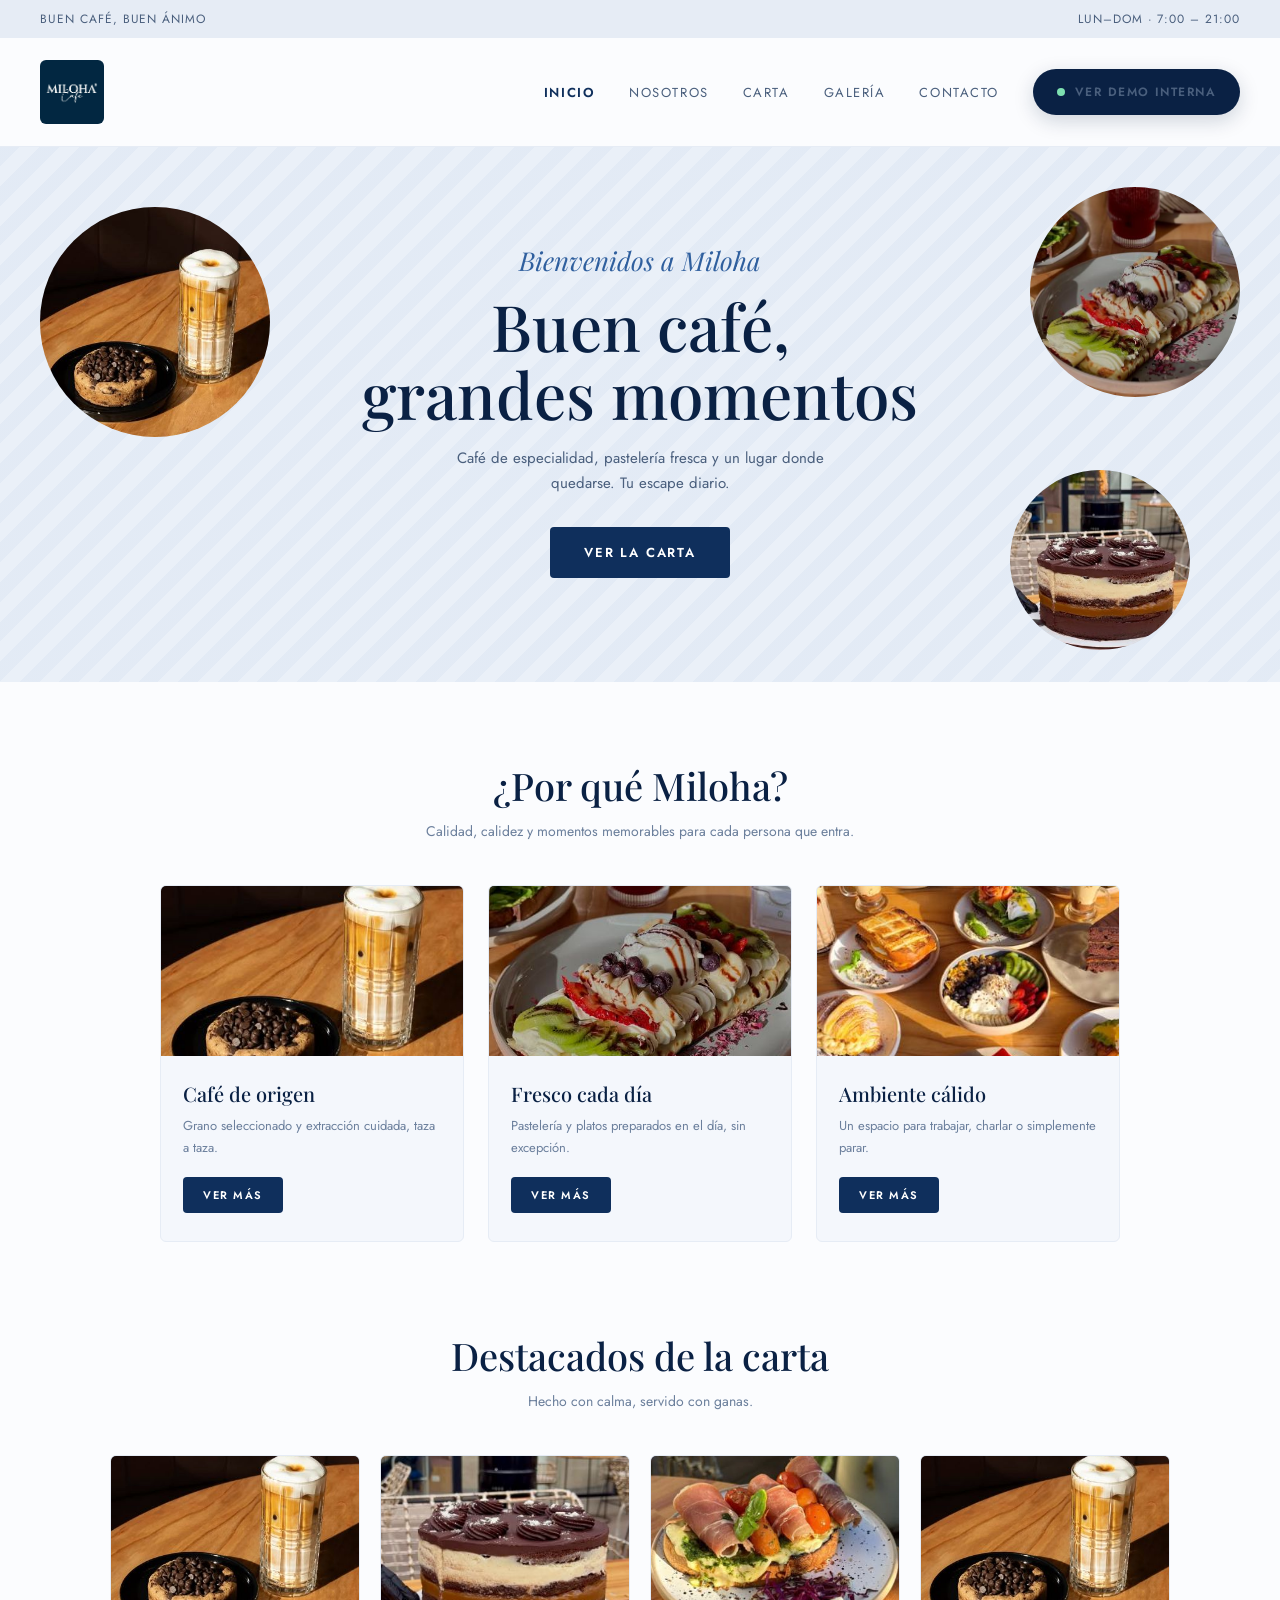
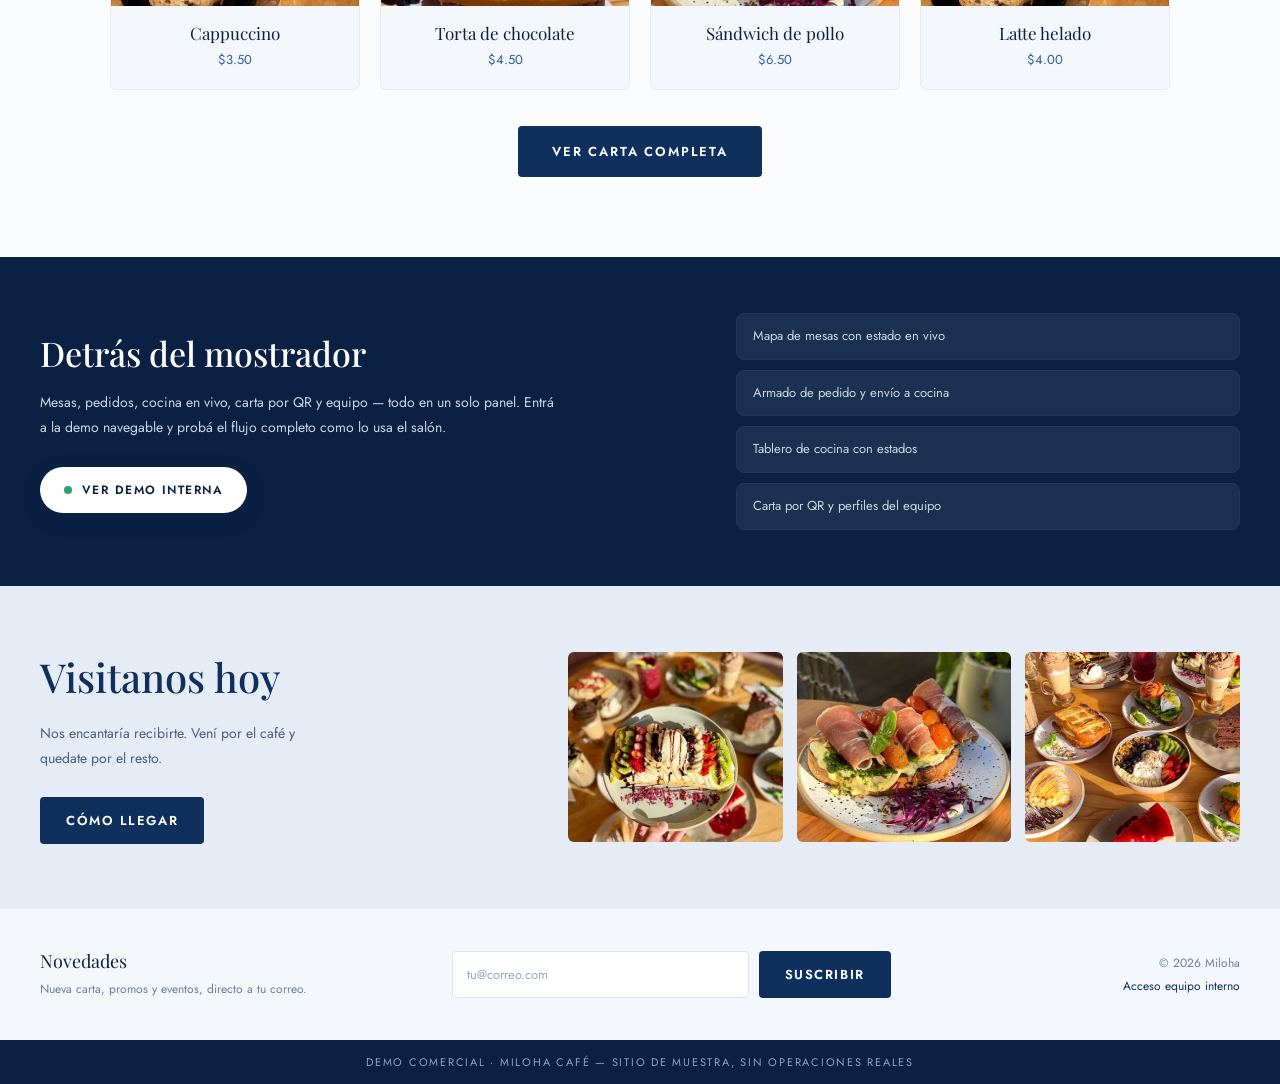
<file: index.html>
<!DOCTYPE html>
<html lang="es">
<head>
<meta charset="utf-8">
<meta name="viewport" content="width=device-width, initial-scale=1">
<title>Miloha Café — Buen café, grandes momentos</title>
<meta name="description" content="Café de especialidad, pastelería fresca y un lugar donde quedarse. Miloha Café.">
<link rel="icon" href="assets/logo-miloha.jpg?v=2">
<link rel="preconnect" href="https://fonts.googleapis.com">
<link rel="preconnect" href="https://fonts.gstatic.com" crossorigin>
<link href="https://fonts.googleapis.com/css2?family=Playfair+Display:ital,wght@0,500;0,600;1,500&family=Jost:wght@300;400;500;600&display=swap" rel="stylesheet">
<link rel="stylesheet" href="assets/site.css?v=2">
</head>
<body>
<div class="shell">

  <div class="topbar">
    <span>Buen café, buen ánimo</span>
    <span>Lun–Dom · 7:00 – 21:00</span>
  </div>

  <header class="header">
    <img class="logo" src="assets/logo-miloha.jpg?v=2" alt="Miloha Café">
    <nav class="nav">
      <a class="activo" href="#inicio">Inicio</a>
      <a href="#nosotros">Nosotros</a>
      <a href="#carta">Carta</a>
      <a href="#galeria">Galería</a>
      <a href="#contacto">Contacto</a>
      <a class="btn-demo" href="/interno/"><span class="punto"></span>Ver demo interna</a>
    </nav>
  </header>

  <section class="hero" id="inicio">
    <div class="trama"></div>
    <div class="circulo c1"><img src="assets/fotos/cafe-latte.jpg?v=2" alt="Latte de Miloha"></div>
    <div class="circulo c2"><img src="assets/fotos/postre-frutas.jpg?v=2" alt="Postre con frutas"></div>
    <div class="circulo c3"><img src="assets/fotos/torta-chocolate.jpg?v=2" alt="Torta de chocolate"></div>
    <div class="contenido">
      <div class="kicker">Bienvenidos a Miloha</div>
      <h1>Buen café,<br>grandes momentos</h1>
      <p>Café de especialidad, pastelería fresca y un lugar donde quedarse. Tu escape diario.</p>
      <a class="btn btn-lg" href="#carta">Ver la carta</a>
    </div>
  </section>

  <section class="seccion" id="nosotros">
    <h2>¿Por qué Miloha?</h2>
    <p class="bajada">Calidad, calidez y momentos memorables para cada persona que entra.</p>
    <div class="grilla-3">
      <article class="tarjeta">
        <div class="foto alta"><img src="assets/fotos/cafe-latte.jpg?v=2" alt="Café de especialidad servido en barra" loading="lazy"></div>
        <div class="cuerpo">
          <h3>Café de origen</h3>
          <p>Grano seleccionado y extracción cuidada, taza a taza.</p>
          <a class="btn btn-sm" href="#carta">Ver más</a>
        </div>
      </article>
      <article class="tarjeta">
        <div class="foto alta"><img src="assets/fotos/postre-frutas.jpg?v=2" alt="Pastelería fresca del día" loading="lazy"></div>
        <div class="cuerpo">
          <h3>Fresco cada día</h3>
          <p>Pastelería y platos preparados en el día, sin excepción.</p>
          <a class="btn btn-sm" href="#carta">Ver más</a>
        </div>
      </article>
      <article class="tarjeta">
        <div class="foto alta"><img src="assets/fotos/mesa-salon.jpg?v=2" alt="Mesa servida en el salón" loading="lazy"></div>
        <div class="cuerpo">
          <h3>Ambiente cálido</h3>
          <p>Un espacio para trabajar, charlar o simplemente parar.</p>
          <a class="btn btn-sm" href="#contacto">Ver más</a>
        </div>
      </article>
    </div>
  </section>

  <section class="seccion compacta" id="carta">
    <h2>Destacados de la carta</h2>
    <p class="bajada">Hecho con calma, servido con ganas.</p>
    <div class="grilla-4">
      <article class="tarjeta">
        <div class="foto media"><img src="assets/fotos/cafe-latte.jpg?v=2" alt="Cappuccino" loading="lazy"></div>
        <div class="plato"><div class="nombre">Cappuccino</div><div class="precio">$3.50</div></div>
      </article>
      <article class="tarjeta">
        <div class="foto media"><img src="assets/fotos/torta-chocolate.jpg?v=2" alt="Torta de chocolate" loading="lazy"></div>
        <div class="plato"><div class="nombre">Torta de chocolate</div><div class="precio">$4.50</div></div>
      </article>
      <article class="tarjeta">
        <div class="foto media"><img src="assets/fotos/tostada.jpg?v=2" alt="Sándwich de pollo" loading="lazy"></div>
        <div class="plato"><div class="nombre">Sándwich de pollo</div><div class="precio">$6.50</div></div>
      </article>
      <article class="tarjeta">
        <div class="foto media"><img src="assets/fotos/cafe-latte.jpg?v=2" alt="Latte helado" loading="lazy"></div>
        <div class="plato"><div class="nombre">Latte helado</div><div class="precio">$4.00</div></div>
      </article>
    </div>
    <a class="btn btn-lg" href="/interno/">Ver carta completa</a>
  </section>

  <section class="bloque-demo" id="demo-interna">
    <div>
      <h2>Detrás del mostrador</h2>
      <p>Mesas, pedidos, cocina en vivo, carta por QR y equipo — todo en un solo panel.
         Entrá a la demo navegable y probá el flujo completo como lo usa el salón.</p>
      <a class="btn-demo" href="/interno/"><span class="punto"></span>Ver demo interna</a>
    </div>
    <div class="lista">
      <span>Mapa de mesas con estado en vivo</span>
      <span>Armado de pedido y envío a cocina</span>
      <span>Tablero de cocina con estados</span>
      <span>Carta por QR y perfiles del equipo</span>
    </div>
  </section>

  <section class="visita" id="galeria">
    <div>
      <h2>Visitanos hoy</h2>
      <p>Nos encantaría recibirte. Vení por el café y quedate por el resto.</p>
      <a class="btn" href="#contacto">Cómo llegar</a>
    </div>
    <div class="fotos">
      <div><img src="assets/fotos/barra-platos.jpg?v=2" alt="Platos recién salidos" loading="lazy"></div>
      <div><img src="assets/fotos/tostada.jpg?v=2" alt="Tostada con jamón crudo" loading="lazy"></div>
      <div><img src="assets/fotos/mesa-salon.jpg?v=2" alt="Salón de Miloha" loading="lazy"></div>
    </div>
  </section>

  <footer class="footer" id="contacto">
    <div>
      <div class="titulo">Novedades</div>
      <p>Nueva carta, promos y eventos, directo a tu correo.</p>
    </div>
    <form class="suscribir" onsubmit="event.preventDefault();this.querySelector('input').value='';this.querySelector('button').textContent='¡Listo!'">
      <input type="email" placeholder="tu@correo.com" aria-label="Tu correo">
      <button class="btn" type="submit">Suscribir</button>
    </form>
    <div class="legal">
      © 2026 Miloha<br>
      <a href="/interno/">Acceso equipo interno</a>
    </div>
  </footer>
</div>

<div class="aviso-demo">Demo comercial · Miloha Café — sitio de muestra, sin operaciones reales</div>
</body>
</html>
</file>
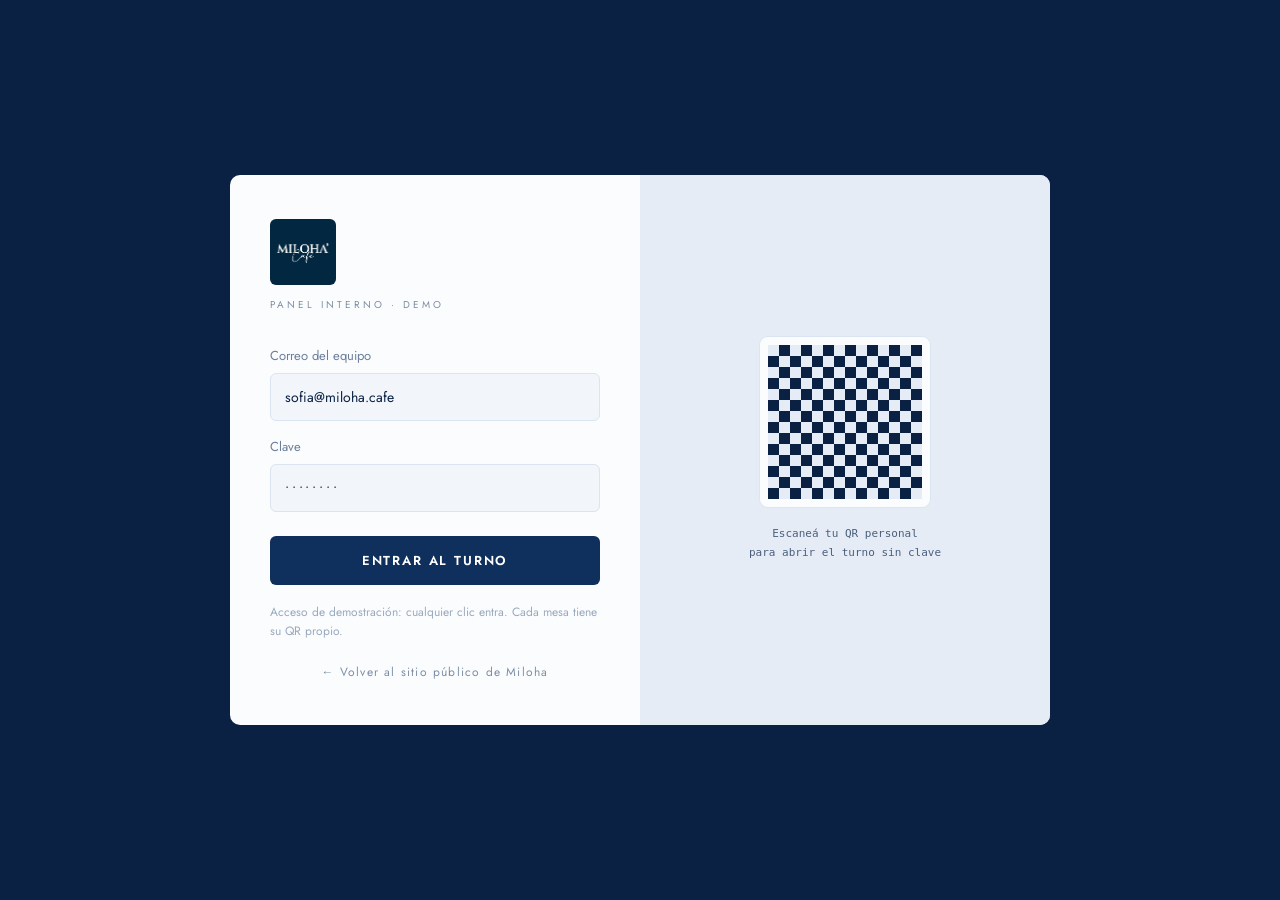
<file: interno/index.html>
<!DOCTYPE html>
<html lang="es">
<head>
<meta charset="utf-8">
<meta name="viewport" content="width=device-width, initial-scale=1">
<title>Panel interno — Miloha Café (demo)</title>
<meta name="robots" content="noindex">
<meta name="description" content="Demo comercial navegable del panel de operación de Miloha Café.">
<link rel="icon" href="../assets/logo-miloha.jpg?v=2">
<link rel="preconnect" href="https://fonts.googleapis.com">
<link rel="preconnect" href="https://fonts.gstatic.com" crossorigin>
<link href="https://fonts.googleapis.com/css2?family=Playfair+Display:wght@500&family=Jost:wght@300;400;500;600&display=swap" rel="stylesheet">
<link rel="stylesheet" href="../assets/interno.css?v=2">
</head>
<body>

<!-- ---------- Login visual (simulado) ---------- -->
<div class="login-fondo" id="login">
  <div class="login-caja">
    <form class="login-form" data-accion="login" onsubmit="return false">
      <img class="logo" src="../assets/logo-miloha.jpg?v=2" alt="Miloha Café">
      <div class="rotulo">PANEL INTERNO · DEMO</div>

      <label for="correo">Correo del equipo</label>
      <input class="campo" id="correo" type="email" value="sofia@miloha.cafe" readonly>

      <label for="clave">Clave</label>
      <input class="campo clave" id="clave" type="password" value="demo1234" readonly>

      <button class="btn-primario" type="submit" data-accion="login">Entrar al turno</button>
      <div class="nota">Acceso de demostración: cualquier clic entra. Cada mesa tiene su QR propio.</div>
      <a class="login-volver" href="/">← Volver al sitio público de Miloha</a>
    </form>
    <div class="login-qr">
      <div class="qr"></div>
      <div class="pie">Escaneá tu QR personal<br>para abrir el turno sin clave</div>
    </div>
  </div>
</div>

<!-- ---------- Panel ---------- -->
<div class="oculto" id="app">
  <div class="topbar-movil">
    <button class="menu-btn" data-accion="menu" aria-label="Abrir menú">☰</button>
    <img src="../assets/logo-miloha.jpg?v=2" alt="Miloha Café">
    <span class="rotulo">DEMO COMERCIAL</span>
  </div>

  <div class="app">
    <aside class="side" id="side">
      <div class="marca">
        <img src="../assets/logo-miloha.jpg?v=2" alt="Miloha Café">
        <div class="turno">TURNO TARDE · SALÓN</div>
      </div>

      <nav id="nav"></nav>

      <div class="perfil">
        <div class="av">SO</div>
        <div class="datos"><b>Sofía O.</b><span>Salón · mozo</span></div>
      </div>
      <button class="salir" data-accion="logout">Cerrar turno</button>
      <a class="publico" href="/">← Ir al sitio público</a>
      <div class="sello">Demo comercial<br>Miloha Café</div>
    </aside>

    <div class="velo oculto" id="velo" data-accion="cerrar-menu"></div>

    <main class="main">
      <div class="main-head">
        <div>
          <h1 id="titulo">Mesas del salón</h1>
          <div class="sub" id="subtitulo"></div>
        </div>
        <div class="estados">
          <div class="pastilla"><span class="vivo"></span><span>En vivo · cocina conectada</span></div>
          <div class="pastilla" id="alertas"></div>
        </div>
      </div>
      <div id="contenido"></div>
    </main>
  </div>

  <div class="sello-demo">Demo comercial · Miloha Café</div>
</div>

<script src="../assets/interno.js?v=2"></script>
</body>
</html>
</file>
<file: assets/site.css>
/* Miloha Café — sitio público. Demo comercial. */
:root{
  --azul:#0a2144; --azul-med:#0f2f5c; --azul-claro:#2f5f9e;
  --gris:#4a5f7d; --gris-suave:#6b7f9c; --gris-tenue:#9aa9bd;
  --linea:#e6ecf5; --borde:#dbe5f2;
  --fondo:#f2f5fa; --panel:#fbfcfe; --panel-2:#f4f7fc; --hero:#eaf0f8;
  --serif:'Playfair Display',Georgia,serif;
  --sans:'Jost',Helvetica,Arial,sans-serif;
}
*,*::before,*::after{box-sizing:border-box}
body{margin:0;background:var(--fondo);font-family:var(--sans);color:var(--azul);-webkit-font-smoothing:antialiased}
a{color:var(--azul-med);text-decoration:none}
a:hover{color:var(--azul-claro)}
img{max-width:100%}
h1,h2,h3{text-wrap:pretty}

.shell{max-width:1280px;margin:0 auto;background:var(--panel)}

/* Barra superior */
.topbar{display:flex;justify-content:space-between;align-items:center;gap:12px;
  padding:10px 40px;background:var(--linea);font-size:12px;letter-spacing:.08em;
  color:var(--gris);text-transform:uppercase}

/* Header */
.header{display:flex;justify-content:space-between;align-items:center;gap:20px;
  padding:22px 40px;background:var(--panel);border-bottom:1px solid var(--linea);flex-wrap:wrap}
.header .logo{height:64px;width:auto;border-radius:6px;display:block}
.nav{display:flex;align-items:center;gap:34px;font-size:13px;letter-spacing:.12em;
  text-transform:uppercase;color:var(--gris);flex-wrap:wrap}
.nav a{color:var(--gris)}
.nav a.activo{color:var(--azul-med);font-weight:600}

/* Botones */
.btn{display:inline-block;background:var(--azul-med);color:#fff;padding:14px 26px;
  border-radius:4px;font-weight:600;font-size:13px;letter-spacing:.12em;
  text-transform:uppercase;border:0;cursor:pointer;font-family:var(--sans);
  transition:background .18s ease}
.btn:hover{background:var(--azul-claro);color:#fff}
.btn-sm{padding:10px 20px;font-size:11px;letter-spacing:.14em}
.btn-lg{padding:16px 34px;font-size:13px;letter-spacing:.14em}

/* Enlace destacado a la demo interna */
.btn-demo{display:inline-flex;align-items:center;gap:10px;background:var(--azul);color:#fff;
  padding:14px 24px;border-radius:999px;font-size:12px;font-weight:600;letter-spacing:.12em;
  text-transform:uppercase;transition:transform .18s ease,box-shadow .18s ease,background .18s ease;
  box-shadow:0 6px 20px rgba(10,33,68,.18)}
.btn-demo:hover{background:var(--azul-claro);color:#fff;transform:translateY(-2px);
  box-shadow:0 10px 26px rgba(10,33,68,.24)}
.btn-demo .punto{width:8px;height:8px;border-radius:50%;background:#7ee0b0;
  animation:pulso 1.6s ease-in-out infinite;flex:none}
@keyframes pulso{0%,100%{opacity:1}50%{opacity:.35}}

/* Hero */
.hero{position:relative;padding:96px 40px 104px;background:var(--hero);overflow:hidden}
.hero .trama{position:absolute;inset:0;opacity:.9;
  background:repeating-linear-gradient(135deg,#e2eaf5 0 14px,var(--hero) 14px 28px)}
.hero .circulo{position:absolute;border-radius:50%;background:#dbe5f2;display:grid;
  place-items:center;font:11px/1.4 ui-monospace,monospace;color:var(--gris-suave);text-align:center}
.hero .c1{left:40px;top:60px;width:230px;height:230px}
.hero .c2{right:40px;top:40px;width:210px;height:210px}
.hero .c3{right:90px;bottom:32px;width:180px;height:180px}
.hero .contenido{position:relative;max-width:560px;margin:0 auto;text-align:center}
.hero .kicker{font-family:var(--serif);font-style:italic;font-size:26px;color:var(--azul-claro)}
.hero h1{font-family:var(--serif);font-weight:500;font-size:64px;line-height:1.06;
  margin:14px 0 18px;color:var(--azul)}
.hero p{font-size:15px;line-height:1.7;color:var(--gris);margin:0 auto 30px;max-width:400px}

/* Secciones */
.seccion{padding:78px 40px;text-align:center}
.seccion.compacta{padding:10px 40px 80px}
.seccion h2{font-family:var(--serif);font-weight:500;font-size:38px;margin:0}
.seccion .bajada{font-size:14px;color:var(--gris-suave);margin:10px 0 44px}

.grilla-3{display:grid;grid-template-columns:repeat(3,1fr);gap:24px;max-width:960px;margin:0 auto}
.grilla-4{display:grid;grid-template-columns:repeat(4,1fr);gap:20px;max-width:1060px;margin:0 auto 36px}

.tarjeta{background:var(--panel-2);border:1px solid var(--linea);border-radius:6px;overflow:hidden;text-align:left}
.tarjeta .foto{background:repeating-linear-gradient(135deg,#dfe8f4 0 10px,#e9eff8 10px 20px);
  display:grid;place-items:center;font:11px ui-monospace,monospace;color:var(--gris-suave)}
.tarjeta .foto.alta{height:170px}
.tarjeta .foto.media{height:150px}
.tarjeta .cuerpo{padding:24px 22px 28px}
.tarjeta h3{font-family:var(--serif);font-weight:500;font-size:20px;margin:0 0 8px}
.tarjeta p{font-size:13px;line-height:1.7;color:var(--gris-suave);margin:0 0 18px}
.plato{padding:16px 12px 20px;text-align:center}
.plato .nombre{font-family:var(--serif);font-size:17px}
.plato .precio{font-size:13px;color:var(--azul-claro);margin-top:6px}

/* Bloque demo interna */
.bloque-demo{background:var(--azul);color:#c9d6e8;padding:56px 40px;display:grid;
  grid-template-columns:1.3fr 1fr;gap:40px;align-items:center}
.bloque-demo h2{font-family:var(--serif);font-weight:500;font-size:34px;margin:0 0 14px;color:#fff}
.bloque-demo p{font-size:14px;line-height:1.8;margin:0 0 26px;max-width:520px}
.bloque-demo .btn-demo{background:#fff;color:var(--azul)}
.bloque-demo .btn-demo:hover{background:var(--linea);color:var(--azul)}
.bloque-demo .btn-demo .punto{background:#2fa06b}
.bloque-demo .lista{display:flex;flex-direction:column;gap:10px;font-size:13px;line-height:1.6}
.bloque-demo .lista span{background:rgba(255,255,255,.07);border:1px solid #23375a;
  border-radius:8px;padding:12px 16px}

/* Visitanos */
.visita{background:var(--linea);padding:64px 40px;display:grid;
  grid-template-columns:1fr 1.4fr;gap:48px;align-items:center}
.visita h2{font-family:var(--serif);font-weight:500;font-size:40px;margin:0 0 18px;color:var(--azul-med)}
.visita p{font-size:14px;line-height:1.8;color:var(--gris);margin:0 0 26px;max-width:300px}
.visita .fotos{display:grid;grid-template-columns:repeat(3,1fr);gap:14px}
.visita .fotos div{height:190px;border-radius:6px;display:grid;place-items:center;
  font:11px ui-monospace,monospace;color:var(--gris-suave);
  background:repeating-linear-gradient(135deg,#d6e0ee 0 10px,#e0e8f3 10px 20px)}

/* Footer */
.footer{background:var(--panel-2);padding:40px;display:grid;
  grid-template-columns:1.2fr 1.4fr 1fr;gap:36px;align-items:center;border-top:1px solid var(--linea)}
.footer .titulo{font-family:var(--serif);font-size:18px;margin-bottom:6px}
.footer p{font-size:12px;line-height:1.7;color:var(--gris-suave);margin:0}
.suscribir{display:flex;gap:10px}
.suscribir input{flex:1;background:#fff;border:1px solid var(--borde);border-radius:4px;
  padding:13px 14px;font-size:13px;color:var(--azul);font-family:var(--sans);min-width:0}
.suscribir input::placeholder{color:var(--gris-tenue)}
.legal{font-size:12px;color:var(--gris-suave);text-align:right;line-height:1.9}

/* Aviso de demo */
.aviso-demo{background:var(--azul);color:#8fa4c2;text-align:center;
  padding:14px 24px;font-size:11px;letter-spacing:.16em;text-transform:uppercase}

/* ---- Responsive ---- */
@media (max-width:1000px){
  .hero{padding:64px 24px 72px}
  .hero h1{font-size:46px}
  .hero .circulo{display:none}
  .grilla-3{grid-template-columns:repeat(2,1fr)}
  .grilla-4{grid-template-columns:repeat(2,1fr)}
  .bloque-demo,.visita{grid-template-columns:1fr;gap:28px;padding:44px 24px}
  .visita p{max-width:none}
  .footer{grid-template-columns:1fr;gap:24px;text-align:left;padding:32px 24px}
  .legal{text-align:left}
  .seccion{padding:56px 24px}
  .seccion.compacta{padding:0 24px 56px}
  .header,.topbar{padding-left:24px;padding-right:24px}
}
@media (max-width:640px){
  .topbar{font-size:10px;letter-spacing:.05em}
  .header{padding:16px;gap:14px;justify-content:center}
  .header .logo{height:52px}
  .nav{gap:16px;font-size:11px;justify-content:center;width:100%}
  .hero{padding:48px 16px 56px}
  .hero h1{font-size:34px}
  .hero .kicker{font-size:20px}
  .seccion{padding:44px 16px}
  .seccion.compacta{padding:0 16px 44px}
  .seccion h2,.visita h2{font-size:28px}
  .grilla-3,.grilla-4{grid-template-columns:1fr;gap:16px}
  .visita .fotos{grid-template-columns:1fr}
  .visita .fotos div{height:150px}
  .bloque-demo,.visita{padding:36px 16px}
  .footer{padding:28px 16px}
  .suscribir{flex-direction:column}
  .btn,.btn-lg{width:100%;text-align:center}
}

/* ---- Fotos reales del local ----
   Los contenedores son grid con place-items:center, donde un height:100%
   no resuelve contra la altura fija: las imagenes van en absoluto.
   Ojo: .hero .circulo ya es position:absolute (lo ubica en la esquina),
   asi que aca NO se toca su position. */
.hero .circulo{padding:0;overflow:hidden}
.tarjeta .foto,.visita .fotos div{position:relative;padding:0;overflow:hidden}
.hero .circulo img,.tarjeta .foto img,.visita .fotos div img{
  position:absolute;inset:0;width:100%;height:100%;object-fit:cover;display:block}
</file>
<file: assets/interno.css>
/* Miloha Café — panel interno (demo comercial). */
:root{
  --azul:#0a2144; --azul-med:#0f2f5c; --azul-claro:#2f5f9e; --azul-side:#23375a;
  --gris:#4a5f7d; --gris-suave:#6b7f9c; --gris-tenue:#9aa9bd; --gris-side:#7d8ea6;
  --linea:#e6ecf5; --borde:#dbe5f2;
  --fondo:#eef2f8; --panel:#fbfcfe; --panel-2:#f2f5fa;
  --serif:'Playfair Display',Georgia,serif;
  --sans:'Jost',Helvetica,Arial,sans-serif;
}
*,*::before,*::after{box-sizing:border-box}
body{margin:0;background:var(--fondo);font-family:var(--sans);color:var(--azul);-webkit-font-smoothing:antialiased}
a{color:var(--azul-med);text-decoration:none}
a:hover{color:var(--azul-claro)}
button{font-family:var(--sans)}
img{max-width:100%}
@keyframes pulseDot{0%,100%{opacity:1}50%{opacity:.35}}

.oculto{display:none !important}

/* ---------- Login ---------- */
.login-fondo{min-height:100vh;display:grid;place-items:center;padding:40px 20px;background:var(--azul)}
.login-caja{width:100%;max-width:820px;display:grid;grid-template-columns:1fr 1fr;
  background:var(--panel);border-radius:10px;overflow:hidden}
.login-form{padding:44px 40px}
.login-form .logo{height:66px;width:auto;border-radius:6px;display:block}
.login-form .rotulo{font-size:10px;letter-spacing:.3em;color:var(--gris-side);margin:12px 0 34px}
.login-form label{display:block;font-size:13px;color:var(--gris-suave);margin-bottom:8px}
.login-form .campo{background:var(--panel-2);border:1px solid var(--borde);border-radius:6px;
  padding:13px 14px;font-size:14px;margin-bottom:16px;color:var(--azul);width:100%;font-family:var(--sans)}
.login-form .campo.clave{letter-spacing:.2em;margin-bottom:24px}
.login-form .nota{font-size:12px;color:var(--gris-tenue);margin-top:18px;line-height:1.6}
.login-qr{background:var(--linea);padding:44px 40px;display:flex;flex-direction:column;
  align-items:center;justify-content:center;gap:18px}
.login-qr .qr{width:170px;height:170px;border-radius:8px;border:8px solid var(--panel);
  box-shadow:0 0 0 1px var(--borde);
  background:repeating-conic-gradient(var(--azul) 0 25%,var(--linea) 0 50%) 0 0/22px 22px}
.login-qr .pie{font:11px ui-monospace,monospace;color:var(--gris);text-align:center;line-height:1.7}
.btn-primario{width:100%;background:var(--azul-med);color:#fff;border:0;border-radius:6px;
  padding:15px;font-weight:600;font-size:13px;letter-spacing:.14em;text-transform:uppercase;
  cursor:pointer;transition:background .18s ease}
.btn-primario:hover{background:var(--azul-claro)}
.login-volver{display:block;text-align:center;margin-top:22px;font-size:12px;
  letter-spacing:.1em;color:var(--gris-side)}
.login-volver:hover{color:var(--azul-claro)}

/* ---------- Layout panel ---------- */
.app{display:grid;grid-template-columns:236px 1fr;min-height:100vh}

.side{background:var(--azul);color:#c9d6e8;padding:26px 18px;display:flex;flex-direction:column;gap:6px}
.side .marca{padding:0 10px 22px}
.side .marca img{width:150px;display:block;border-radius:4px}
.side .marca .turno{font-size:9px;letter-spacing:.28em;color:var(--gris-side);margin-top:10px}
.nav-item{display:flex;justify-content:space-between;align-items:center;gap:8px;width:100%;
  text-align:left;border:0;cursor:pointer;padding:12px;border-radius:8px;font-size:14px;
  font-weight:400;background:transparent;color:#c9d6e8;transition:background .15s ease}
.nav-item:hover{background:rgba(255,255,255,.06)}
.nav-item.activo{background:var(--azul-side);color:#fff;font-weight:500}
.nav-item .badge{background:var(--azul-claro);color:#fff;border-radius:999px;min-width:20px;
  text-align:center;font-size:11px;padding:2px 6px}
.side .perfil{margin-top:auto;padding:16px 10px 0;border-top:1px solid var(--azul-side);
  display:flex;align-items:center;gap:10px}
.side .perfil .av{width:34px;height:34px;border-radius:50%;background:var(--azul-claro);
  display:grid;place-items:center;color:#fff;font-size:13px;font-weight:600;flex:none}
.side .perfil .datos{font-size:12px;line-height:1.4}
.side .perfil .datos b{color:#fff;font-weight:500;display:block}
.side .perfil .datos span{color:var(--gris-side)}
.side .salir{margin-top:14px;background:none;border:0;color:var(--gris-side);font-size:12px;
  text-align:left;padding:6px 10px;cursor:pointer}
.side .salir:hover{color:#fff}
.side .publico{margin-top:10px;padding:6px 10px;font-size:12px;color:var(--gris-side);
  display:inline-flex;align-items:center;gap:8px}
.side .publico:hover{color:#fff}
.side .sello{margin-top:16px;padding:10px;border:1px dashed var(--azul-side);border-radius:8px;
  font-size:9px;letter-spacing:.18em;text-transform:uppercase;color:var(--gris-side);
  text-align:center;line-height:1.7}

.main{padding:28px 32px 60px;background:var(--fondo);min-width:0}
.main-head{display:flex;justify-content:space-between;align-items:flex-start;gap:24px;
  margin-bottom:24px;flex-wrap:wrap}
.main-head h1{font-family:var(--serif);font-weight:500;font-size:32px;margin:0}
.main-head .sub{font-size:13px;color:var(--gris-suave);margin-top:6px}
.estados{display:flex;align-items:center;gap:12px;flex-wrap:wrap}
.pastilla{background:var(--panel);border:1px solid var(--borde);border-radius:999px;
  padding:9px 16px;font-size:12px;color:var(--gris);display:flex;align-items:center;gap:8px}
.pastilla .vivo{width:8px;height:8px;border-radius:50%;background:#2fa06b;
  animation:pulseDot 1.6s ease-in-out infinite}

/* Barra móvil */
.topbar-movil{display:none;position:sticky;top:0;z-index:20;background:var(--azul);
  padding:12px 16px;align-items:center;gap:12px}
.topbar-movil img{height:34px;border-radius:4px}
.topbar-movil .rotulo{font-size:9px;letter-spacing:.2em;color:var(--gris-side);margin-left:auto}
.menu-btn{background:rgba(255,255,255,.1);border:0;color:#fff;border-radius:8px;
  padding:9px 13px;font-size:16px;line-height:1;cursor:pointer}

/* Chips de estado */
.chip{display:inline-block;padding:4px 10px;border-radius:999px;font-size:11px;letter-spacing:.06em}
.chip-libre{background:#eef2f8;color:var(--gris-suave)}
.chip-abierta{background:#e4edfa;color:var(--azul-med)}
.chip-cocina{background:#fdf0e0;color:#8a5a1a}
.chip-listo{background:#e3f4ec;color:#1f6f4c}

/* Mesas */
.grilla-mesas{display:grid;grid-template-columns:repeat(auto-fill,minmax(210px,1fr));gap:16px}
.mesa{display:flex;flex-direction:column;gap:10px;align-items:flex-start;background:var(--panel);
  border:1px solid var(--borde);border-radius:10px;padding:18px;cursor:pointer;text-align:left;
  transition:border-color .15s ease,box-shadow .15s ease}
.mesa:hover{box-shadow:0 4px 14px rgba(10,33,68,.08)}
.mesa.activa{border-color:var(--azul-med)}
.mesa .fila{display:flex;justify-content:space-between;align-items:center;width:100%;gap:8px}
.mesa .num{font-family:var(--serif);font-size:24px}
.mesa .detalle{font-size:12px;color:var(--gris-suave);text-align:left;line-height:1.7}
.mesa .total{font-size:13px;color:var(--azul-med);font-weight:600}

.nota-qr{margin-top:26px;background:var(--panel);border:1px solid var(--borde);border-radius:8px;
  padding:20px 22px;display:flex;gap:28px;align-items:center;flex-wrap:wrap}
.nota-qr .qr{width:76px;height:76px;border-radius:6px;flex:none;
  background:repeating-conic-gradient(var(--azul) 0 25%,var(--fondo) 0 50%) 0 0/13px 13px}
.nota-qr p{font-size:13px;color:var(--gris);line-height:1.8;max-width:520px;margin:0}

/* Pedido */
.pedido{display:grid;grid-template-columns:1fr 340px;gap:20px;align-items:start}
.filtros{display:flex;gap:10px;margin-bottom:18px;flex-wrap:wrap}
.pill{border:1px solid var(--borde);background:var(--panel);color:var(--gris);border-radius:999px;
  padding:9px 18px;font-size:13px;cursor:pointer;transition:all .15s ease}
.pill:hover{border-color:var(--azul-claro)}
.pill.on{border-color:var(--azul-med);background:var(--azul-med);color:#fff;font-weight:600}

.grilla-items{display:grid;grid-template-columns:repeat(auto-fill,minmax(230px,1fr));gap:16px}
.item{background:var(--panel);border:1px solid var(--borde);border-radius:10px;overflow:hidden}
.item .foto{height:110px;display:grid;place-items:center;font:10px ui-monospace,monospace;
  color:var(--gris-side);background:repeating-linear-gradient(135deg,#dfe8f4 0 10px,#e9eff8 10px 20px)}
.item .cuerpo{padding:14px 14px 16px}
.item .fila{display:flex;justify-content:space-between;gap:8px;align-items:baseline}
.item .nombre{font-size:15px;font-weight:500}
.item .precio{font-size:14px;color:var(--azul-med);font-weight:600}
.item .nota{font-size:11px;color:var(--gris-side);margin:6px 0 12px;line-height:1.6}
.item .acciones{display:flex;align-items:center;gap:8px}
.paso{width:34px;height:34px;border-radius:8px;border:1px solid var(--borde);background:var(--panel-2);
  color:var(--azul-med);font-size:17px;cursor:pointer;flex:none}
.paso:hover{border-color:var(--azul-claro)}
.item .qty{min-width:34px;text-align:center;font-size:15px;font-weight:600}
.btn-sumar{flex:1;height:34px;border:0;border-radius:8px;background:var(--azul-med);color:#fff;
  font-weight:600;font-size:11px;letter-spacing:.1em;text-transform:uppercase;cursor:pointer;
  transition:background .18s ease}
.btn-sumar:hover{background:var(--azul-claro)}

.ticket{background:var(--panel);border:1px solid var(--borde);border-radius:10px;padding:20px;
  position:sticky;top:20px}
.ticket h2{font-family:var(--serif);font-size:22px;margin:0 0 14px;font-weight:500}
.ticket .modos{display:flex;gap:8px;margin-bottom:18px;flex-wrap:wrap}
.ticket .vacio{font-size:13px;color:var(--gris-tenue);padding:18px 0 24px;line-height:1.7}
.lineas{display:flex;flex-direction:column;gap:10px}
.linea{display:flex;align-items:center;gap:10px;background:var(--panel-2);border-radius:8px;padding:10px 12px}
.linea .txt{flex:1;font-size:13px;line-height:1.4;min-width:0}
.linea .txt small{color:var(--gris-side);font-size:12px;display:block}
.paso-sm{width:28px;height:28px;border-radius:6px;border:1px solid var(--borde);background:#fff;
  color:var(--azul-med);cursor:pointer;flex:none}
.linea .qty{min-width:20px;text-align:center;font-size:13px;font-weight:600}
.totales{margin-top:20px;padding-top:16px;border-top:1px solid var(--linea);font-size:13px;
  color:var(--gris);display:flex;flex-direction:column;gap:8px}
.totales div{display:flex;justify-content:space-between}
.totales .grande{font-size:17px;color:var(--azul);font-weight:600;margin-top:4px}
.btn-enviar{width:100%;margin-top:18px;background:var(--azul-med);color:#fff;border:0;border-radius:8px;
  padding:15px;font-weight:600;font-size:12px;letter-spacing:.14em;text-transform:uppercase;
  cursor:pointer;transition:background .18s ease}
.btn-enviar:hover{background:var(--azul-claro)}
.btn-enviar:disabled{background:var(--fondo);color:var(--gris-tenue);cursor:default}

/* Cocina */
.grilla-cocina{display:grid;grid-template-columns:repeat(auto-fill,minmax(290px,1fr));gap:16px}
.comanda{background:var(--panel);border:1px solid var(--borde);border-radius:10px;padding:18px;
  display:flex;flex-direction:column}
.comanda.lista{border-color:#a9d8c2}
.comanda .cab{display:flex;justify-content:space-between;align-items:center;margin-bottom:12px;gap:8px}
.comanda .mesa{font-family:var(--serif);font-size:21px}
.comanda .meta{font-size:12px;color:var(--gris-side);margin-bottom:12px}
.comanda .lineas-c{display:flex;flex-direction:column;gap:6px;font-size:14px}
.comanda .lineas-c div{display:flex;justify-content:space-between;gap:8px;
  border-bottom:1px dashed var(--linea);padding-bottom:5px}
.comanda .lineas-c b{color:var(--azul-med);font-weight:600}
.btn-avanzar{margin-top:16px;border:0;border-radius:8px;padding:13px;font-weight:600;font-size:12px;
  letter-spacing:.12em;text-transform:uppercase;cursor:pointer;background:var(--azul-med);color:#fff;
  transition:background .18s ease}
.btn-avanzar:hover{background:var(--azul-claro)}
.btn-avanzar.cerrado{background:var(--fondo);color:var(--gris-tenue);cursor:default}

/* Equipo */
.grilla-equipo{display:grid;grid-template-columns:repeat(auto-fill,minmax(260px,1fr));gap:16px}
.persona{background:var(--panel);border:1px solid var(--borde);border-radius:10px;padding:20px;
  display:flex;flex-direction:column;gap:12px}
.persona .cab{display:flex;align-items:center;gap:12px}
.persona .av{width:44px;height:44px;border-radius:50%;background:var(--linea);display:grid;
  place-items:center;font-size:14px;font-weight:600;color:var(--azul-med);flex:none}
.persona .nombre{font-size:15px;font-weight:500}
.persona .rol{font-size:12px;color:var(--gris-side)}
.persona .detalle{font-size:12px;color:var(--gris);line-height:1.7}
.persona .qr-fila{display:flex;align-items:center;gap:12px;margin-top:auto}
.persona .qr-fila .qr{width:52px;height:52px;border-radius:6px;flex:none;
  background:repeating-conic-gradient(var(--azul) 0 25%,var(--fondo) 0 50%) 0 0/9px 9px}
.persona .qr-fila span{font:10px ui-monospace,monospace;color:var(--gris-side);line-height:1.6}
.bloque-nota{margin-top:26px;background:var(--panel);border:1px solid var(--borde);
  border-radius:10px;padding:22px}
.bloque-nota h3{font-family:var(--serif);font-size:20px;margin:0 0 10px;font-weight:500}
.bloque-nota p{font-size:13px;color:var(--gris);line-height:1.8;max-width:640px;margin:0}

/* Carta QR */
.carta{display:grid;grid-template-columns:352px 1fr;gap:32px;align-items:start}
.telefono{background:var(--azul);border-radius:34px;padding:14px;max-width:352px;width:100%;margin:0 auto}
.telefono .pantalla{background:var(--panel);border-radius:24px;overflow:hidden}
.telefono .cab{background:var(--azul-med);padding:20px;display:flex;align-items:center;gap:12px}
.telefono .cab img{width:96px;border-radius:4px;display:block}
.telefono .cab .mesa{font-size:11px;color:#c9d6e8;line-height:1.6;margin-left:auto;text-align:right}
.telefono .filtros-carta{display:flex;gap:8px;padding:14px;overflow-x:auto}
.telefono .filtros-carta .pill{flex:none;padding:7px 14px;font-size:12px}
.telefono .lista-carta{padding:0 14px 18px;display:flex;flex-direction:column;gap:10px;
  max-height:420px;overflow:auto}
.carta-item{display:flex;gap:12px;align-items:center;background:var(--panel-2);border-radius:10px;padding:10px}
.carta-item .foto{width:56px;height:56px;border-radius:8px;flex:none;display:grid;place-items:center;
  font:9px ui-monospace,monospace;color:var(--gris-side);
  background:repeating-linear-gradient(135deg,#dfe8f4 0 8px,#e9eff8 8px 16px)}
.carta-item .txt{flex:1;line-height:1.4;min-width:0}
.carta-item .txt .n{font-size:14px}
.carta-item .txt .d{font-size:11px;color:var(--gris-side)}
.carta-item .p{font-size:14px;font-weight:600;color:var(--azul-med)}
.telefono .pie{padding:14px 18px 20px;border-top:1px solid var(--linea)}
.telefono .pie div{background:var(--azul-med);color:#fff;border-radius:10px;padding:14px;
  text-align:center;font-size:12px;letter-spacing:.14em;text-transform:uppercase}
.carta-lado{display:flex;flex-direction:column;gap:16px}
.carta-lado .caja{background:var(--panel);border:1px solid var(--borde);border-radius:10px;padding:22px}
.carta-lado .caja.qr-caja{display:flex;gap:22px;align-items:center;flex-wrap:wrap}
.carta-lado .qr-grande{width:104px;height:104px;border-radius:8px;flex:none;
  background:repeating-conic-gradient(var(--azul) 0 25%,var(--panel) 0 50%) 0 0/17px 17px}
.carta-lado p{font-size:13px;color:var(--gris);line-height:1.8;margin:0}
.carta-lado h3{font-family:var(--serif);font-size:20px;margin:0 0 12px;font-weight:500}
.grilla-qr{display:grid;grid-template-columns:repeat(auto-fill,minmax(86px,1fr));gap:12px}
.qr-mesa{display:flex;flex-direction:column;align-items:center;gap:8px;background:var(--panel-2);
  border:1px solid var(--borde);border-radius:8px;padding:12px 6px;cursor:pointer;transition:all .15s ease}
.qr-mesa.activa{background:#e4edfa;border-color:var(--azul-med)}
.qr-mesa .mini{width:46px;height:46px;border-radius:5px;
  background:repeating-conic-gradient(var(--azul) 0 25%,var(--fondo) 0 50%) 0 0/8px 8px}
.qr-mesa span{font-size:11px;color:var(--gris)}

/* Avisos */
.avisos{display:flex;flex-direction:column;gap:10px;max-width:720px}
.aviso{display:flex;gap:16px;align-items:flex-start;background:var(--panel);border:1px solid var(--borde);
  border-left:4px solid var(--azul-claro);border-radius:8px;padding:16px 18px}
.aviso.ok{border-color:#a9d8c2;border-left-color:#2fa06b}
.aviso.warn{border-color:#f0d9ae;border-left-color:#c78f2a}
.aviso .txt{flex:1}
.aviso .titulo{font-size:14px;font-weight:500}
.aviso .cuerpo{font-size:12px;color:var(--gris-suave);margin-top:4px;line-height:1.6}
.aviso .hora{font:11px ui-monospace,monospace;color:var(--gris-tenue);flex:none}

/* Rótulo flotante de demo */
.sello-demo{position:fixed;right:16px;bottom:16px;z-index:30;background:rgba(10,33,68,.9);
  color:#c9d6e8;border-radius:999px;padding:9px 16px;font-size:10px;letter-spacing:.14em;
  text-transform:uppercase;backdrop-filter:blur(4px);pointer-events:none}

/* ---------- Responsive ---------- */
@media (max-width:1100px){
  .pedido{grid-template-columns:1fr}
  .ticket{position:static}
  .carta{grid-template-columns:1fr}
}
@media (max-width:900px){
  .login-caja{grid-template-columns:1fr}
  .login-qr{padding:32px 24px}
  .app{grid-template-columns:1fr}
  .topbar-movil{display:flex}
  .side{position:fixed;inset:0 auto 0 0;width:250px;z-index:40;transform:translateX(-100%);
    transition:transform .22s ease;overflow-y:auto}
  .side.abierto{transform:translateX(0)}
  .velo{position:fixed;inset:0;background:rgba(10,33,68,.45);z-index:35}
  .main{padding:20px 16px 80px}
  .main-head h1{font-size:26px}
}
@media (max-width:640px){
  .login-fondo{padding:20px 14px}
  .login-form{padding:32px 22px}
  .grilla-mesas{grid-template-columns:repeat(auto-fill,minmax(150px,1fr));gap:12px}
  .mesa{padding:14px}
  .mesa .num{font-size:20px}
  .grilla-items{grid-template-columns:1fr}
  .nota-qr{gap:16px}
  .estados{width:100%}
  .pastilla{font-size:11px;padding:7px 12px}
  .sello-demo{left:16px;right:16px;text-align:center;font-size:9px}
}

/* ---- Fotos reales del local ---- */
.item .foto,.carta-item .foto{position:relative;padding:0;overflow:hidden}
.item .foto img,.carta-item .foto img{
  position:absolute;inset:0;width:100%;height:100%;object-fit:cover;display:block}
</file>
